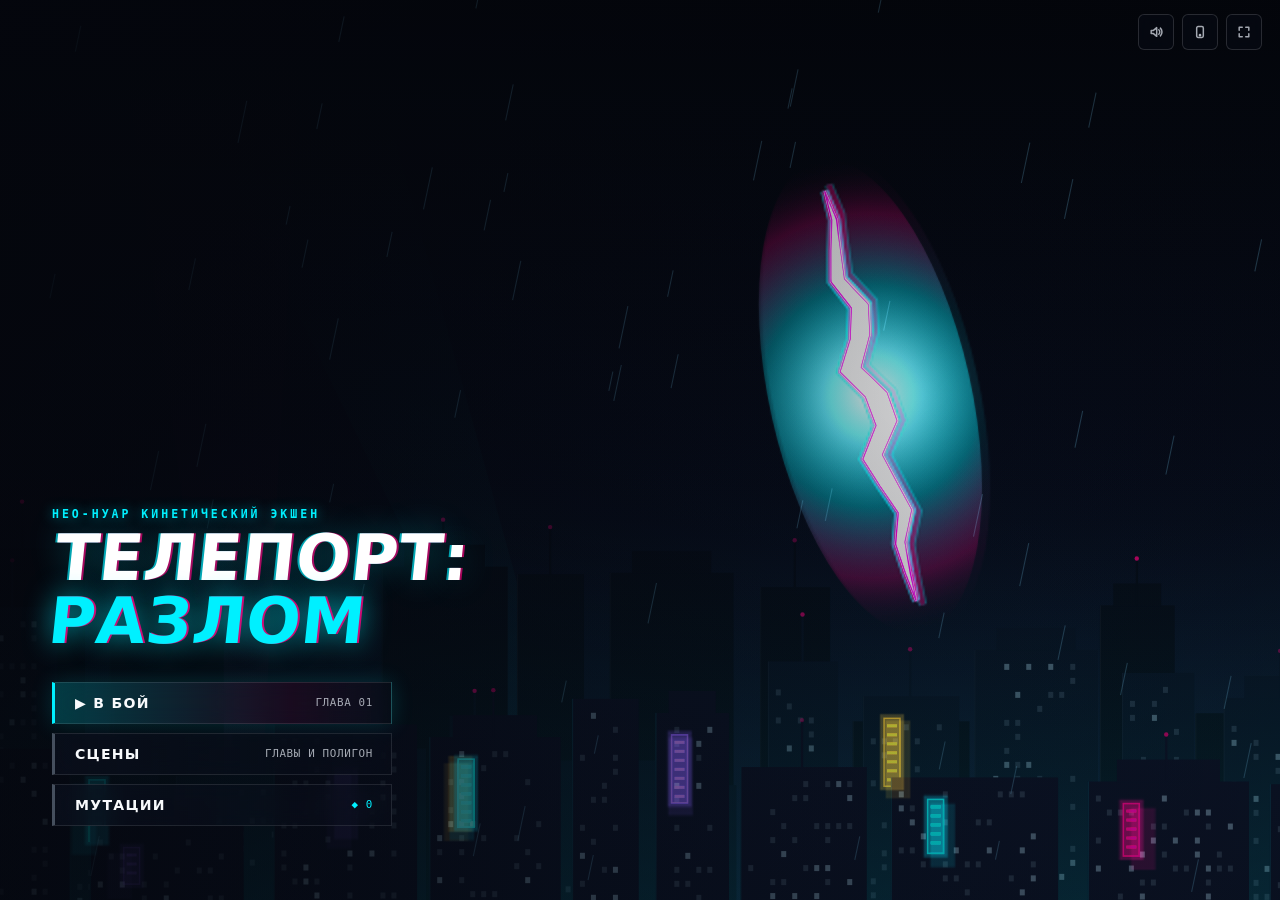
<file: index.html>
<!DOCTYPE html>
<html lang="ru">
  <head>
    <meta charset="UTF-8" />
    <meta
      name="viewport"
      content="width=device-width, initial-scale=1.0, maximum-scale=1.0, user-scalable=no, viewport-fit=cover"
    />
    <meta
      name="description"
      content="ТЕЛЕПОРТ: РАЗЛОМ (Jumper: Riftbreaker) — тактический 2D-экшен с разрушаемостью Вороного, сохранением импульса и боевой телепортацией."
    />
    <meta name="theme-color" content="#05070d" />
    <meta name="mobile-web-app-capable" content="yes" />
    <meta name="apple-mobile-web-app-capable" content="yes" />
    <meta name="apple-mobile-web-app-status-bar-style" content="black-translucent" />
    <meta name="apple-mobile-web-app-title" content="ТЕЛЕПОРТ" />
    <link rel="icon" type="image/svg+xml" href="./icon.svg" />
    <link rel="apple-touch-icon" href="./icon.svg" />
    <link rel="manifest" href="./manifest.webmanifest" />
    <title>ТЕЛЕПОРТ: РАЗЛОМ — Jumper 2D Physics Action</title>
    <style>
      #boot-loader {
        position: fixed;
        inset: 0;
        z-index: 9999;
        display: flex;
        flex-direction: column;
        align-items: center;
        justify-content: center;
        gap: 16px;
        background: radial-gradient(circle at 50% 46%, #0b1326 0%, #05070d 72%);
        color: #f8fafc;
        font-family: ui-monospace, 'SFMono-Regular', 'Cascadia Mono', 'Roboto Mono', Menlo, Consolas, monospace;
        pointer-events: auto;
        transition: opacity 0.28s ease, visibility 0.28s ease;
      }
      #boot-loader.is-loaded {
        opacity: 0;
        visibility: hidden;
        pointer-events: none;
      }
      .boot-rift-slit {
        position: relative;
        width: 8px;
        height: 68px;
        border-radius: 999px;
        background: #ffffff;
        box-shadow:
          0 0 16px #00f0ff,
          0 0 34px rgba(0, 240, 255, 0.72),
          3px 0 18px rgba(168, 85, 247, 0.75);
        animation: bootRiftPulse 0.9s ease-in-out infinite alternate;
      }
      .boot-loader-label {
        font-size: 0.76rem;
        font-weight: 700;
        letter-spacing: 0.24em;
        color: #00f0ff;
        text-shadow: 0 0 14px rgba(0, 240, 255, 0.6);
      }
      @keyframes bootRiftPulse {
        from {
          transform: scaleY(0.76) scaleX(0.85);
          opacity: 0.78;
        }
        to {
          transform: scaleY(1.14) scaleX(1.18);
          opacity: 1;
        }
      }
    </style>
    <script type="module" crossorigin src="./assets/index-0WI7w0Mm.js"></script>
    <link rel="stylesheet" crossorigin href="./assets/index-MAIAUWrH.css">
  </head>
  <body>
    <div id="boot-loader" role="status" aria-live="polite">
      <div class="boot-rift-slit" aria-hidden="true"></div>
      <div class="boot-loader-label">СИНХРОНИЗАЦИЯ РАЗЛОМА...</div>
    </div>
    <canvas id="game-canvas" aria-label="Игровое поле ТЕЛЕПОРТ: РАЗЛОМ"></canvas>
    <div id="ui-root"></div>
  </body>
</html>
</file>
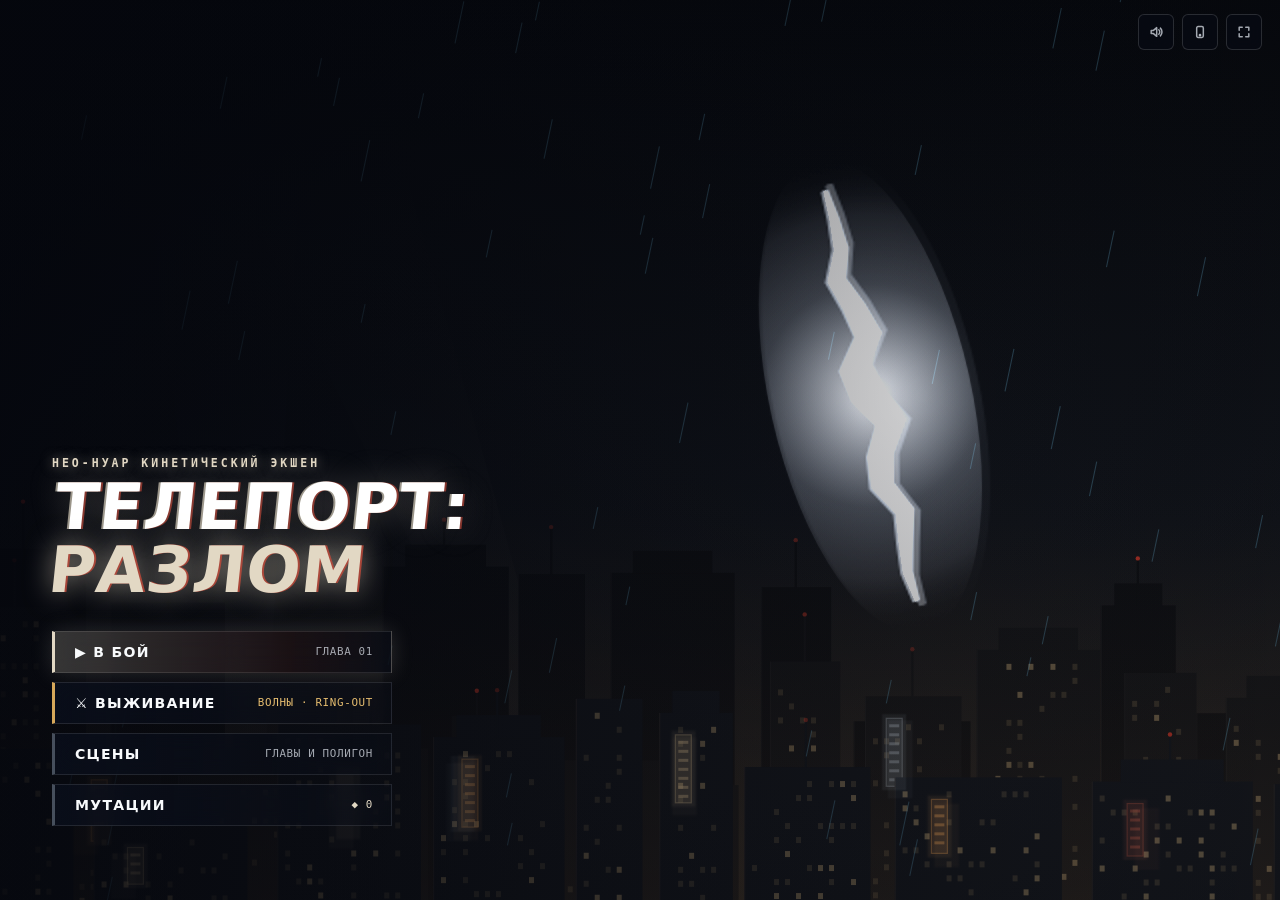
<file: v5-preview/index.html>
<!DOCTYPE html>
<html lang="ru">
  <head>
    <meta charset="UTF-8" />
    <meta
      name="viewport"
      content="width=device-width, initial-scale=1.0, maximum-scale=1.0, user-scalable=no, viewport-fit=cover"
    />
    <meta
      name="description"
      content="ТЕЛЕПОРТ: РАЗЛОМ (Jumper: Riftbreaker) — тактический 2D-экшен с разрушаемостью Вороного, сохранением импульса и боевой телепортацией."
    />
    <meta name="theme-color" content="#05070d" />
    <meta name="mobile-web-app-capable" content="yes" />
    <meta name="apple-mobile-web-app-capable" content="yes" />
    <meta name="apple-mobile-web-app-status-bar-style" content="black-translucent" />
    <meta name="apple-mobile-web-app-title" content="ТЕЛЕПОРТ" />
    <link rel="icon" type="image/svg+xml" href="./icon.svg" />
    <link rel="apple-touch-icon" href="./icon.svg" />
    <link rel="manifest" href="./manifest.webmanifest" />
    <title>ТЕЛЕПОРТ: РАЗЛОМ — Jumper 2D Physics Action</title>
    <style>
      #boot-loader {
        position: fixed;
        inset: 0;
        z-index: 9999;
        display: flex;
        flex-direction: column;
        align-items: center;
        justify-content: center;
        gap: 16px;
        background: radial-gradient(circle at 50% 46%, #0b1326 0%, #05070d 72%);
        color: #f8fafc;
        font-family: ui-monospace, 'SFMono-Regular', 'Cascadia Mono', 'Roboto Mono', Menlo, Consolas, monospace;
        pointer-events: auto;
        transition: opacity 0.28s ease, visibility 0.28s ease;
      }
      #boot-loader.is-loaded {
        opacity: 0;
        visibility: hidden;
        pointer-events: none;
      }
      .boot-rift-slit {
        position: relative;
        width: 8px;
        height: 68px;
        border-radius: 999px;
        background: #ffffff;
        box-shadow:
          0 0 16px #00f0ff,
          0 0 34px rgba(0, 240, 255, 0.72),
          3px 0 18px rgba(168, 85, 247, 0.75);
        animation: bootRiftPulse 0.9s ease-in-out infinite alternate;
      }
      .boot-loader-label {
        font-size: 0.76rem;
        font-weight: 700;
        letter-spacing: 0.24em;
        color: #00f0ff;
        text-shadow: 0 0 14px rgba(0, 240, 255, 0.6);
      }
      @keyframes bootRiftPulse {
        from {
          transform: scaleY(0.76) scaleX(0.85);
          opacity: 0.78;
        }
        to {
          transform: scaleY(1.14) scaleX(1.18);
          opacity: 1;
        }
      }
    </style>
    <script type="module" crossorigin src="./assets/index-C1TpukJG.js"></script>
    <link rel="stylesheet" crossorigin href="./assets/index-C3-7TwpO.css">
  </head>
  <body>
    <div id="boot-loader" role="status" aria-live="polite">
      <div class="boot-rift-slit" aria-hidden="true"></div>
      <div class="boot-loader-label">СИНХРОНИЗАЦИЯ РАЗЛОМА...</div>
    </div>
    <canvas id="game-canvas" aria-label="Игровое поле ТЕЛЕПОРТ: РАЗЛОМ"></canvas>
    <div id="ui-root"></div>
  </body>
</html>
</file>
<file: assets/index-MAIAUWrH.css>
:root{--bg-void: #05070d;--bg-obsidian: rgba(7, 10, 18, .78);--bg-obsidian-heavy: rgba(6, 8, 15, .94);--neon-cyan: #00f0ff;--neon-cyan-soft: rgba(0, 240, 255, .28);--neon-magenta: #ff007f;--neon-magenta-soft: rgba(255, 0, 127, .3);--neon-violet: #8b5cf6;--neon-amber: #fbbf24;--neon-crimson: #fb7185;--text-bright: #f8fafc;--text-dim: rgba(226, 232, 240, .72);--text-muted: rgba(148, 163, 184, .54);--line-subtle: rgba(148, 163, 184, .16);--line-cyan: rgba(0, 240, 255, .42);--line-magenta: rgba(255, 0, 127, .45);--font-display: "Bahnschrift", "DIN Alternate", "Franklin Gothic Medium", "Trebuchet MS", "Arial Black", system-ui, -apple-system, sans-serif;--font-ui: system-ui, -apple-system, BlinkMacSystemFont, "Segoe UI", Roboto, Helvetica, Arial, sans-serif;--font-mono: ui-monospace, "SFMono-Regular", "Cascadia Mono", "Roboto Mono", Menlo, Monaco, Consolas, monospace;--ease-snappy: cubic-bezier(.16, 1, .3, 1)}*,*:before,*:after{box-sizing:border-box;margin:0;padding:0}html,body{width:100%;height:100%;overflow:hidden;overscroll-behavior:none;background-color:var(--bg-void);color:var(--text-bright);font-family:var(--font-ui);-webkit-font-smoothing:antialiased;user-select:none;-webkit-user-select:none;-webkit-touch-callout:none;-webkit-tap-highlight-color:transparent}#game-canvas{position:fixed;inset:0;width:100vw;height:100vh;width:100dvw;height:100dvh;display:block;z-index:1;cursor:crosshair;touch-action:none}#ui-root{position:fixed;inset:0;width:100vw;height:100vh;width:100dvw;height:100dvh;z-index:10;pointer-events:none;overflow:hidden}.is-hidden,body.is-touch-ui .pc-key-hint{display:none!important}*{scrollbar-width:thin;scrollbar-color:rgba(0,240,255,.38) rgba(5,7,13,.5)}*::-webkit-scrollbar{width:5px;height:5px}*::-webkit-scrollbar-track{background:#05070d73}*::-webkit-scrollbar-thumb{background:#00f0ff6b;border-radius:3px}.noir-icon-btn{pointer-events:auto;touch-action:manipulation;display:inline-flex;align-items:center;justify-content:center;width:36px;height:36px;border-radius:6px;border:1px solid rgba(255,255,255,.14);background:#080c168f;backdrop-filter:blur(8px);-webkit-backdrop-filter:blur(8px);color:var(--text-dim);font-family:var(--font-mono);font-size:.82rem;cursor:pointer;transition:color .16s ease,border-color .16s ease,background .16s ease,box-shadow .16s ease,transform .14s var(--ease-snappy)}.noir-icon-btn:hover{color:#fff;border-color:var(--line-cyan);background:#00f0ff1f;box-shadow:0 0 14px #00f0ff3d}.noir-icon-btn:active{transform:scale(.93)}.noir-icon-btn.is-active{color:var(--neon-cyan);border-color:var(--line-cyan);background:#00f0ff24}.noir-icon-btn.is-muted{color:var(--neon-crimson);border-color:#fb718559}.noir-icon-btn.is-hud{width:32px;height:32px;background:#0609127a;border-color:#ffffff1f}body.is-touch-ui .noir-icon-btn,body.is-touch-ui .noir-icon-btn.is-hud,body.is-touch-ui .noir-icon-btn.is-pause-btn{width:44px;height:44px;font-size:1rem}.noir-pill-btn{pointer-events:auto;touch-action:manipulation;display:inline-flex;align-items:center;justify-content:center;gap:6px;min-height:32px;padding:6px 13px;border-radius:999px;border:1px solid rgba(0,240,255,.34);background:#070b14b8;backdrop-filter:blur(10px);-webkit-backdrop-filter:blur(10px);color:var(--text-bright);font-family:var(--font-display);font-size:.68rem;font-weight:800;letter-spacing:.08em;text-transform:uppercase;cursor:pointer;transition:background .16s ease,border-color .16s ease,box-shadow .16s ease,transform .14s var(--ease-snappy)}.noir-pill-btn:hover:not(:disabled){background:#00f0ff2e;border-color:var(--neon-cyan);box-shadow:0 0 16px #00f0ff4d}.noir-pill-btn.is-magenta{border-color:#ff007f7a;color:#fce7f3}.noir-pill-btn.is-magenta:hover:not(:disabled){background:#ff007f38;border-color:var(--neon-magenta);box-shadow:0 0 16px #ff007f59}.noir-pill-btn.is-active{background:#00f0ff38;border-color:var(--neon-cyan);color:var(--neon-cyan)}.noir-pill-btn:disabled{opacity:.35;cursor:not-allowed}.screen-menu{position:absolute;inset:0;display:flex;align-items:flex-end;justify-content:space-between;padding:clamp(20px,4.5vw,52px);background:radial-gradient(circle at 72% 44%,transparent 0%,rgba(4,6,12,.38) 70%),linear-gradient(95deg,rgba(4,6,13,.84) 0%,rgba(4,6,13,.35) 46%,transparent 100%);pointer-events:none}.menu-corner-utils{position:absolute;top:max(14px,env(safe-area-inset-top,14px));right:max(18px,env(safe-area-inset-right,18px));display:flex;align-items:center;gap:8px;z-index:4}.menu-hero-column{display:flex;flex-direction:column;gap:clamp(18px,3.2vh,34px);max-width:min(540px,90vw);margin-bottom:clamp(6px,2.5vh,24px);z-index:3}.menu-brand{display:flex;flex-direction:column;gap:6px}.menu-kicker{font-family:var(--font-mono);font-size:.72rem;font-weight:700;letter-spacing:.26em;color:var(--neon-cyan);text-shadow:0 0 12px rgba(0,240,255,.55)}.menu-title{position:relative;font-family:var(--font-display);font-size:clamp(2rem,5.2vw,4rem);font-weight:900;line-height:.98;letter-spacing:.01em;text-transform:uppercase;color:#fff;transform:skew(-6deg);text-shadow:-2px 0 0 rgba(0,240,255,.65),2px 0 0 rgba(255,0,127,.65),0 0 34px rgba(0,240,255,.28)}.menu-title span{display:block;color:var(--neon-cyan);text-shadow:2px 0 0 rgba(255,0,127,.8),0 0 28px rgba(0,240,255,.62)}.menu-nav{display:flex;flex-direction:column;gap:9px;width:min(340px,84vw)}.noir-menu-btn{pointer-events:auto;touch-action:manipulation;position:relative;display:flex;align-items:center;justify-content:space-between;gap:14px;padding:12px 18px 12px 20px;background:linear-gradient(90deg,#0a0f1cc7,#0a0f1c47);backdrop-filter:blur(10px);-webkit-backdrop-filter:blur(10px);border:1px solid rgba(255,255,255,.1);border-left:3px solid rgba(148,163,184,.45);color:var(--text-bright);cursor:pointer;transition:transform .16s var(--ease-snappy),background .16s ease,border-color .16s ease,box-shadow .16s ease}.noir-menu-btn:hover,.noir-menu-btn.is-active{transform:translate(6px);background:linear-gradient(90deg,#00f0ff2e,#0c12228c);border-color:#00f0ff59;border-left-color:var(--neon-cyan);box-shadow:0 0 24px #00f0ff2e}.noir-menu-btn.is-primary{border-left-color:var(--neon-cyan);background:linear-gradient(90deg,#00f0ff38,#ff007f14 70%,#0a0f1c66);box-shadow:0 0 22px #00f0ff29}.noir-menu-btn.is-primary:hover{background:linear-gradient(90deg,#00f0ff57,#ff007f29 80%,#0a0f1c99);box-shadow:0 0 30px #00f0ff52}.noir-menu-btn.is-danger{border-left-color:var(--neon-crimson)}.noir-menu-btn.is-danger:hover{border-color:#fb718573;border-left-color:var(--neon-crimson);background:linear-gradient(90deg,#fb718533,#0c122280)}.noir-menu-btn-main{font-family:var(--font-display);font-size:.88rem;font-weight:800;letter-spacing:.09em;text-transform:uppercase}.noir-menu-btn-meta{font-family:var(--font-mono);font-size:.68rem;letter-spacing:.06em;color:var(--text-dim)}.noir-menu-btn-meta.is-cyan{color:var(--neon-cyan)}.menu-scenes-drawer{pointer-events:auto;align-self:center;width:min(430px,92vw);max-height:min(80vh,560px);overflow-y:auto;-webkit-overflow-scrolling:touch;touch-action:pan-y;overscroll-behavior:contain;display:flex;flex-direction:column;gap:10px;padding:0 18px 18px;background:#060912eb;backdrop-filter:blur(18px);-webkit-backdrop-filter:blur(18px);border:1px solid rgba(0,240,255,.28);box-shadow:0 18px 48px #000000b8;z-index:6;animation:drawerSlideIn .2s var(--ease-snappy)}@keyframes drawerSlideIn{0%{opacity:0;transform:translate(18px)}to{opacity:1;transform:translate(0)}}.drawer-header{position:sticky;top:0;z-index:8;display:flex;align-items:center;justify-content:space-between;gap:10px;padding:16px 0 11px;background:#060912f5;border-bottom:1px solid var(--line-subtle)}.drawer-title{font-family:var(--font-display);font-size:.78rem;font-weight:800;letter-spacing:.14em;color:var(--neon-cyan)}.drawer-header-actions{display:flex;align-items:center;gap:8px}.scenes-list{display:flex;flex-direction:column;gap:6px;touch-action:pan-y}.scene-row{touch-action:pan-y;display:grid;grid-template-columns:34px 1fr auto;align-items:center;gap:12px;padding:10px 12px;text-align:left;background:#0f172a7a;border:1px solid rgba(255,255,255,.08);color:var(--text-bright);cursor:pointer;transition:background .14s ease,border-color .14s ease,transform .14s var(--ease-snappy)}.scene-row:hover:not(:disabled){background:#00f0ff1f;border-color:#00f0ff61;transform:translate(3px)}.scene-row.is-sandbox{border-color:#ff007f57}.scene-row.is-locked{opacity:.38;cursor:not-allowed}.scene-num{font-family:var(--font-mono);font-size:.84rem;font-weight:700;color:var(--neon-cyan)}.scene-row.is-sandbox .scene-num{color:var(--neon-magenta)}.scene-info{display:flex;flex-direction:column;gap:2px;min-width:0}.scene-title{font-family:var(--font-display);font-size:.76rem;font-weight:800;white-space:nowrap;overflow:hidden;text-overflow:ellipsis}.scene-loc{font-family:var(--font-mono);font-size:.62rem;color:var(--text-muted);white-space:nowrap;overflow:hidden;text-overflow:ellipsis}.scene-status{font-family:var(--font-mono);font-size:.62rem;letter-spacing:.08em;color:var(--text-dim)}.scene-status.is-done{color:var(--neon-cyan)}.hud-layer{position:absolute;inset:0;pointer-events:none}.hud-top-left{position:absolute;top:max(14px,env(safe-area-inset-top,14px));left:max(16px,env(safe-area-inset-left,16px));display:flex;flex-direction:column;align-items:flex-start;gap:6px;width:clamp(152px,19vw,210px);z-index:5}.hud-hp-cassette{width:100%;display:grid;grid-template-columns:repeat(10,1fr);gap:3px;height:9px}.hud-hp-seg{display:block;height:100%;transform:skew(-22deg);background:#0f172a8c;border:1px solid rgba(255,255,255,.12);transition:background .14s ease,box-shadow .14s ease,border-color .14s ease}.hud-hp-seg.is-filled{background:linear-gradient(180deg,#ffffff 0%,var(--neon-cyan) 75%);border-color:#00f0ffd9;box-shadow:0 0 10px #00f0ff8c}.hud-hp-seg.is-critical{background:linear-gradient(180deg,#ffe4e6 0%,var(--neon-magenta) 80%);border-color:var(--neon-magenta);box-shadow:0 0 12px #ff007fbf}.hud-energy-line{position:relative;width:100%;height:4px;background:#0f172a9e;overflow:hidden;transform:skew(-22deg)}.hud-energy-fill{height:100%;width:100%;background:linear-gradient(90deg,var(--neon-cyan) 0%,#a855f7 65%,var(--neon-magenta) 100%);box-shadow:0 0 10px #00f0ffb3;transition:width .06s linear}.hud-energy-fill.is-slomo{background:linear-gradient(90deg,#ffffff 0%,var(--neon-cyan) 50%,var(--neon-magenta) 100%);box-shadow:0 0 14px #ff007fd9}.hud-energy-cost{position:absolute;top:0;bottom:0;background:#ffffffbf}.hud-micro-status{font-family:var(--font-mono);font-size:.64rem;font-weight:700;letter-spacing:.09em;color:var(--neon-cyan);text-shadow:0 1px 6px rgba(0,0,0,.9)}.hud-micro-status.is-danger{color:var(--neon-magenta)}.hud-micro-status.is-overload-ready{pointer-events:auto;touch-action:manipulation;cursor:pointer;margin-top:2px;padding:5px 11px;border-radius:999px;border:1px solid rgba(251,191,36,.8);background:linear-gradient(90deg,#fbbf2442,#ff007f47);color:#fef08a;box-shadow:0 0 16px #fbbf246b;animation:overloadReadyPulse .85s ease-in-out infinite alternate}.hud-micro-status.is-overload-ready:active{transform:scale(.95)}@keyframes overloadReadyPulse{0%{box-shadow:0 0 10px #fbbf244d}to{box-shadow:0 0 22px #fbbf24a6}}.hud-top-right{position:absolute;top:max(12px,env(safe-area-inset-top,12px));right:max(16px,env(safe-area-inset-right,16px));display:flex;flex-direction:column;align-items:flex-end;gap:6px;z-index:5}.hud-right-bar{display:flex;align-items:center;gap:8px}.hud-targets-counter{font-family:var(--font-mono);font-size:.74rem;font-weight:700;letter-spacing:.14em;color:#f8fafce0;text-shadow:0 0 12px rgba(0,240,255,.35),0 1px 4px rgba(0,0,0,.9);padding-right:4px}.hud-combo-badge{display:inline-flex;align-items:baseline;gap:7px;padding:3px 11px;background:linear-gradient(90deg,#ff007f38,#00f0ff38);border-right:2px solid var(--neon-cyan);transform:translate(16px) skew(-10deg);opacity:0;transition:opacity .18s ease,transform .18s var(--ease-snappy)}.hud-combo-badge.is-visible{opacity:1;transform:translate(0) skew(-10deg)}.hud-combo-rank{font-family:var(--font-display);font-size:1.12rem;font-weight:900;color:var(--neon-cyan);text-shadow:-1px 0 0 var(--neon-magenta),0 0 14px rgba(0,240,255,.7)}.hud-combo-rank[data-rank=S],.hud-combo-rank[data-rank=SS],.hud-combo-rank[data-rank=JUMPER]{color:var(--neon-amber);text-shadow:-1px 0 0 var(--neon-magenta),0 0 16px rgba(251,191,36,.8)}.hud-combo-mult{font-family:var(--font-mono);font-size:.78rem;font-weight:700;color:#fff}.hud-combo-feed{display:flex;flex-direction:column;align-items:flex-end;gap:3px;opacity:0;transform:translate(10px);transition:opacity .16s ease,transform .16s var(--ease-snappy);pointer-events:none}.hud-combo-feed.is-visible{opacity:1;transform:translate(0)}.hud-combo-item{display:inline-flex;align-items:center;gap:8px;padding:2px 8px;background:#060a14a3;border-right:2px solid rgba(0,240,255,.48);transform:skew(-8deg);font-family:var(--font-mono);font-size:.62rem;letter-spacing:.06em;color:#e2e8f0cc}.hud-combo-item.is-latest{background:linear-gradient(90deg,#00f0ff2e,#0c1222d1);border-right-color:var(--neon-amber);color:#fff;animation:comboItemPop .18s var(--ease-snappy)}.hud-combo-item-lbl{font-weight:700}.hud-combo-item-pts{color:var(--neon-cyan);font-weight:700}.hud-combo-item.is-latest .hud-combo-item-pts{color:var(--neon-amber)}@keyframes comboItemPop{0%{opacity:.25;transform:translate(12px) skew(-8deg)}to{opacity:1;transform:translate(0) skew(-8deg)}}.hud-chapter-banner{position:absolute;top:22%;left:50%;transform:translate(-50%) skew(-5deg);display:flex;flex-direction:column;align-items:center;gap:4px;padding:10px 28px;background:linear-gradient(90deg,transparent 0%,rgba(5,8,17,.84) 20%,rgba(5,8,17,.84) 80%,transparent 100%);border-top:1px solid rgba(0,240,255,.55);border-bottom:1px solid rgba(255,0,127,.55);pointer-events:none;z-index:4;opacity:1;transition:opacity .45s ease,transform .45s ease;animation:bannerReveal .26s var(--ease-snappy)}.hud-chapter-banner.is-fading{opacity:0;transform:translate(-50%) translateY(-8px) skew(-5deg)}body.is-touch-ui .hud-chapter-banner{top:27%}@keyframes bannerReveal{0%{opacity:0;transform:translate(-50%) scaleX(.88) skew(-5deg)}to{opacity:1;transform:translate(-50%) scaleX(1) skew(-5deg)}}.hud-chapter-kicker{font-family:var(--font-mono);font-size:.62rem;font-weight:700;letter-spacing:.28em;color:var(--neon-cyan)}.hud-chapter-title{font-family:var(--font-display);font-size:clamp(1.1rem,2.6vw,1.65rem);font-weight:900;letter-spacing:.1em;text-transform:uppercase;color:#fff;text-shadow:-2px 0 0 rgba(0,240,255,.65),2px 0 0 rgba(255,0,127,.65);white-space:nowrap}.hud-chapter-loc{font-family:var(--font-mono);font-size:.64rem;letter-spacing:.14em;color:var(--text-dim)}.hud-top-center{position:absolute;top:max(12px,env(safe-area-inset-top,12px));left:50%;transform:translate(-50%);display:flex;flex-direction:column;align-items:center;gap:8px;z-index:4}.hud-boss-strip{width:min(360px,48vw);display:flex;flex-direction:column;gap:4px}.hud-boss-meta{display:flex;justify-content:space-between;font-family:var(--font-display);font-size:.64rem;font-weight:800;letter-spacing:.12em;color:#fda4af;text-shadow:0 1px 4px rgba(0,0,0,.95)}.hud-boss-phase{font-family:var(--font-mono);color:var(--neon-amber)}.hud-boss-track{height:5px;background:#0f172ab8;overflow:hidden;transform:skew(-18deg)}.hud-boss-fill{height:100%;width:100%;background:linear-gradient(90deg,var(--neon-amber) 0%,var(--neon-magenta) 60%,#fb7185 100%);box-shadow:0 0 12px #ff007fb3;transition:width .1s linear}.sandbox-drawer-wrap{display:flex;flex-direction:column;align-items:center;gap:6px}.sandbox-drawer-panel{pointer-events:auto;display:flex;flex-wrap:wrap;justify-content:center;gap:5px;max-width:min(520px,88vw);padding:8px 10px;background:#060912db;backdrop-filter:blur(12px);-webkit-backdrop-filter:blur(12px);border:1px solid rgba(0,240,255,.25);border-radius:8px}.sandbox-chip{pointer-events:auto;touch-action:manipulation;padding:5px 9px;border-radius:4px;border:1px solid rgba(255,255,255,.12);background:#0f172aa6;color:var(--text-bright);font-family:var(--font-mono);font-size:.64rem;cursor:pointer;transition:background .12s ease,border-color .12s ease}.sandbox-chip:hover{background:#00f0ff2e;border-color:var(--neon-cyan)}.sandbox-chip.is-active{border-color:var(--neon-cyan);color:var(--neon-cyan)}.sandbox-chip.is-danger{border-color:#fb718566;color:#fecdd3}.hud-whisper{position:absolute;bottom:max(22px,env(safe-area-inset-bottom,22px));left:50%;transform:translate(-50%);max-width:min(560px,76vw);text-align:center;font-family:var(--font-ui);font-size:.78rem;font-weight:500;letter-spacing:.03em;color:#e2e8f0e0;text-shadow:0 1px 8px rgba(0,0,0,.95),0 0 16px rgba(0,240,255,.35);opacity:1;transition:opacity .65s ease;pointer-events:none}body.is-touch-ui .hud-whisper{bottom:auto;top:max(56px,calc(env(safe-area-inset-top,14px) + 42px));max-width:min(440px,56vw);font-size:.7rem}@media(max-width:600px){body.is-touch-ui .hud-whisper{top:max(92px,calc(env(safe-area-inset-top,14px) + 78px));max-width:86vw;font-size:.68rem}}.hud-whisper.is-faded{opacity:0}.modal-backdrop{position:absolute;inset:0;display:flex;align-items:center;justify-content:center;padding:16px;background:#04060cbd;backdrop-filter:blur(12px);-webkit-backdrop-filter:blur(12px);pointer-events:auto;z-index:30}.modal-backdrop.is-vhs-rewind{cursor:pointer;background:repeating-linear-gradient(0deg,rgba(0,0,0,.28) 0px,rgba(0,0,0,.28) 2px,transparent 2px,transparent 4px),radial-gradient(circle at center,#ff007f29,#04060cc7);backdrop-filter:blur(3px) saturate(1.3);-webkit-backdrop-filter:blur(3px) saturate(1.3)}.vhs-rewind-band{width:100%;padding:22px 18px;text-align:center;background:linear-gradient(90deg,transparent 0%,rgba(6,9,18,.9) 18%,rgba(6,9,18,.9) 82%,transparent 100%);border-top:1px solid rgba(0,240,255,.55);border-bottom:1px solid rgba(255,0,127,.65);box-shadow:0 0 42px #ff007f40;animation:vhsPulse 1.3s ease-in-out infinite alternate}@keyframes vhsPulse{0%{transform:skew(-3deg) scale(.995)}to{transform:skew(-3deg) scale(1.008)}}.vhs-scan-kicker{font-family:var(--font-mono);font-size:.72rem;letter-spacing:.28em;color:var(--neon-cyan);margin-bottom:8px}.vhs-headline{font-family:var(--font-display);font-size:clamp(1.05rem,2.8vw,1.85rem);font-weight:900;letter-spacing:.08em;color:#fff;text-shadow:-2px 0 0 var(--neon-cyan),2px 0 0 var(--neon-magenta)}.vhs-corner-menu-btn{touch-action:manipulation;position:absolute;bottom:max(20px,env(safe-area-inset-bottom,20px));right:max(22px,env(safe-area-inset-right,22px));padding:8px 16px;border-radius:999px;border:1px solid rgba(255,255,255,.22);background:#060912c2;color:var(--text-dim);font-family:var(--font-mono);font-size:.7rem;letter-spacing:.1em;cursor:pointer}.vhs-corner-menu-btn:hover{color:#fff;border-color:var(--neon-cyan)}.noir-modal{width:min(540px,94vw);max-height:90vh;max-height:90dvh;overflow-y:auto;-webkit-overflow-scrolling:touch;touch-action:pan-y;overscroll-behavior:contain;display:flex;flex-direction:column;gap:14px;padding:0 22px 20px;background:var(--bg-obsidian-heavy);border:1px solid rgba(0,240,255,.3);box-shadow:0 24px 64px #000c}.noir-modal.is-compact{width:min(380px,92vw)}.noir-modal.is-wide{width:min(840px,95vw)}.noir-modal-header{display:flex;align-items:center;justify-content:space-between;gap:12px;padding:18px 0 12px;border-bottom:1px solid var(--line-subtle)}.noir-modal-header.is-sticky{position:sticky;top:0;z-index:8;background:#06080ff7}.noir-modal-kicker{font-family:var(--font-mono);font-size:.64rem;letter-spacing:.22em;color:var(--neon-cyan);margin-bottom:3px}.noir-modal-title{font-family:var(--font-display);font-size:1.08rem;font-weight:900;letter-spacing:.04em;text-transform:uppercase}.noir-shard-pill{font-family:var(--font-mono);font-size:.78rem;font-weight:700;color:var(--neon-cyan);padding:5px 12px;border-radius:999px;border:1px solid rgba(0,240,255,.35);background:#00f0ff1a}.noir-pause-actions,.noir-victory-actions{display:flex;flex-direction:column;gap:9px}.noir-pause-utils{display:flex;flex-wrap:wrap;gap:8px;padding:2px 0}.noir-pause-utils.is-victory-row{justify-content:space-between}.noir-pause-utils.is-victory-row .noir-pill-btn{flex:1 1 auto}.noir-victory-grid{display:grid;grid-template-columns:repeat(3,minmax(0,1fr));gap:8px}.noir-stat-cell{display:flex;flex-direction:column;gap:4px;padding:10px 12px;background:#0f172a85;border:1px solid rgba(255,255,255,.09);min-width:0}.noir-stat-lbl{font-family:var(--font-mono);font-size:.6rem;letter-spacing:.11em;color:var(--text-muted)}.noir-stat-val{font-family:var(--font-display);font-size:.92rem;font-weight:800;white-space:nowrap;overflow:hidden;text-overflow:ellipsis}.noir-stat-val.is-cyan{color:var(--neon-cyan)}.noir-stat-val.is-magenta{color:var(--neon-magenta)}.noir-skills-grid{display:grid;grid-template-columns:repeat(auto-fit,minmax(230px,1fr));gap:10px;touch-action:pan-y}.noir-skill-card{touch-action:pan-y;display:flex;flex-direction:column;justify-content:space-between;gap:10px;padding:13px;background:#0f172a7a;border:1px solid rgba(255,255,255,.09);transition:border-color .15s ease,background .15s ease}.noir-skill-card.can-afford{border-color:#00f0ff6b}.noir-skill-card.is-maxed{border-color:#ff007f6b}.noir-skill-top{display:flex;align-items:center;gap:10px}.noir-skill-code{display:inline-flex;align-items:center;justify-content:center;flex-shrink:0;width:40px;height:40px;border-radius:6px;color:var(--neon-cyan);background:#00f0ff1f;border:1px solid rgba(0,240,255,.34);box-shadow:inset 0 0 12px #00f0ff26}.noir-skill-card.is-maxed .noir-skill-code{color:var(--neon-magenta);background:#ff007f24;border-color:#ff007f66}.noir-skill-headings{display:flex;flex-direction:column;gap:5px}.noir-skill-title{font-family:var(--font-display);font-size:.78rem;font-weight:800}.noir-skill-pips{display:flex;gap:4px}.noir-pip{width:14px;height:4px;background:#94a3b840}.noir-pip.is-filled{background:var(--neon-cyan);box-shadow:0 0 6px #00f0ffa6}.noir-skill-desc{font-size:.74rem;line-height:1.42;color:var(--text-dim)}.noir-skill-footer{display:flex;align-items:center;justify-content:space-between;padding-top:8px;border-top:1px solid rgba(255,255,255,.06)}.noir-skill-cost{font-family:var(--font-mono);font-size:.72rem;font-weight:700;color:var(--neon-cyan)}.touch-controls-layer{position:absolute;inset:0;z-index:20;pointer-events:none}.touch-joystick-zone{pointer-events:auto;position:absolute;left:0;bottom:0;width:46vw;height:78vh;touch-action:none}.touch-joystick-base{position:absolute;left:max(18px,env(safe-area-inset-left,18px));bottom:max(20px,env(safe-area-inset-bottom,20px));width:108px;height:108px;margin-left:0;margin-top:0;border-radius:50%;border:1.5px solid rgba(0,240,255,.3);background:radial-gradient(circle,#00f0ff17,#05081061);box-shadow:0 0 22px #00f0ff1f;opacity:.62;transition:opacity .14s ease,border-color .14s ease;pointer-events:none}.touch-joystick-base.is-active{margin-left:-54px;margin-top:-54px;opacity:.96;border-color:#00f0ffad;box-shadow:0 0 28px #00f0ff4d}.touch-joystick-nub{position:absolute;top:50%;left:50%;width:44px;height:44px;margin-left:-22px;margin-top:-22px;border-radius:50%;background:radial-gradient(circle,#fffffff0,#00f0ffbd);box-shadow:0 0 16px #00f0ffa6}.touch-stick-meteor{position:absolute;bottom:-20px;left:50%;transform:translate(-50%);font-family:var(--font-mono);font-size:.58rem;font-weight:700;letter-spacing:.1em;color:var(--neon-amber);white-space:nowrap}.touch-actions-cluster{pointer-events:auto;touch-action:none;position:absolute;right:max(6px,env(safe-area-inset-right,6px));bottom:max(6px,env(safe-area-inset-bottom,6px));width:242px;height:244px;padding:18px}.touch-btn{pointer-events:auto;position:absolute;display:flex;flex-direction:column;align-items:center;justify-content:center;gap:2px;border-radius:50%;border:1.5px solid rgba(0,240,255,.45);background:#070b1680;backdrop-filter:blur(8px);-webkit-backdrop-filter:blur(8px);color:#fff;touch-action:none;cursor:pointer;transition:transform .1s ease,background .14s ease,border-color .14s ease,box-shadow .14s ease}.touch-btn.is-pressed{transform:scale(.92)}.touch-btn-icon{font-size:1.14rem;line-height:1}.touch-btn-lbl{font-family:var(--font-display);font-size:.56rem;font-weight:800;letter-spacing:.06em;opacity:.94}.touch-btn-attack{right:16px;bottom:16px;width:78px;height:78px;border-color:#ff007fa8;background:radial-gradient(circle,#ff007f42,#080c188f);box-shadow:0 0 22px #ff007f4d}.touch-btn-attack.is-pressed{background:#ff007f75;box-shadow:0 0 28px #ff007f9e}.touch-btn-attack.is-throw,.touch-btn-attack.is-meteor{border-color:#fbbf24cc;box-shadow:0 0 24px #fbbf246b}.touch-btn-blink{right:108px;bottom:18px;width:74px;height:74px;border-color:#00f0ffb3;background:radial-gradient(circle,#00f0ff40,#080c188f);box-shadow:0 0 24px #00f0ff52}.touch-btn-blink.is-slomo{border-color:#fff;box-shadow:0 0 32px #00f0ffbd}.touch-blink-nub{position:absolute;top:50%;left:50%;width:28px;height:28px;border-radius:50%;transform:translate(-50%,-50%);background:#00f0ff57;border:1px solid rgba(255,255,255,.58);pointer-events:none}.touch-btn-jump{right:22px;bottom:108px;width:68px;height:68px;border-color:#a855f7a8;background:radial-gradient(circle,#8b5cf63d,#080c188a);box-shadow:0 0 20px #8b5cf647}.touch-btn-jump.is-pressed{background:#8b5cf675}.touch-btn-slomo{right:104px;bottom:108px;width:98px;height:44px;border-radius:999px;flex-direction:row;gap:6px;border-color:#00f0ff7a;background:#070b169e}.touch-slomo-dot{width:8px;height:8px;border-radius:50%;background:var(--neon-cyan);box-shadow:0 0 8px var(--neon-cyan)}.touch-btn-slomo.is-active{border-color:var(--neon-magenta);background:linear-gradient(90deg,#00f0ff47,#ff007f5c);box-shadow:0 0 22px #ff007f80}.touch-btn-slomo.is-active .touch-slomo-dot{background:#fff;box-shadow:0 0 10px var(--neon-magenta)}.touch-btn-overload{right:18px;bottom:186px;width:104px;height:44px;border-radius:999px;flex-direction:row;gap:5px;border-color:#fbbf24e6;background:linear-gradient(90deg,#fbbf2457,#ff007f61);color:#fef08a;box-shadow:0 0 24px #fbbf2485;animation:overloadReadyPulse .8s ease-in-out infinite alternate}.touch-btn-overload .touch-btn-icon{font-size:1rem}.touch-btn-recall{right:130px;bottom:164px;width:88px;height:40px;border-radius:999px;flex-direction:row;gap:5px;border-color:#a855f7c7;background:linear-gradient(90deg,#8b5cf64d,#00f0ff3d);color:#e9d5ff;box-shadow:0 0 18px #8b5cf65c}.touch-btn-recall .touch-btn-icon{font-size:.95rem}@media(max-width:760px){.screen-menu{flex-direction:column;align-items:flex-start;justify-content:flex-end;gap:14px;padding:16px}.menu-scenes-drawer{position:absolute;inset:58px 14px 14px;width:auto;max-height:none}}@media(max-height:460px){.modal-backdrop{padding:8px 14px}.noir-modal{max-height:94vh;max-height:94dvh;gap:10px;padding:0 16px 14px}.noir-modal-header{padding:12px 0 8px}.noir-modal-title{font-size:.94rem}.noir-victory-grid{gap:6px}.noir-stat-cell{padding:7px 10px;gap:2px}.noir-stat-val{font-size:.84rem}.noir-victory-actions,.noir-pause-actions{gap:7px}.noir-modal .noir-menu-btn{padding:9px 14px}.noir-modal .noir-pill-btn{min-height:30px;padding:5px 11px}.menu-hero-column{gap:12px;margin-bottom:2px}.menu-title{font-size:clamp(1.65rem,4.4vw,2.4rem)}.menu-nav .noir-menu-btn{padding:9px 14px}}
</file>
<file: v5-preview/assets/index-C3-7TwpO.css>
:root{--bg-void: #05070d;--bg-obsidian: rgba(7, 10, 18, .78);--bg-obsidian-heavy: rgba(6, 8, 15, .94);--neon-cyan: #e2d8c4;--neon-cyan-soft: rgba(226, 216, 196, .28);--neon-magenta: #c44a3a;--neon-magenta-soft: rgba(196, 74, 58, .3);--neon-violet: #8a8f96;--neon-amber: #d9a441;--neon-crimson: #c9604f;--text-bright: #f8fafc;--text-dim: rgba(226, 232, 240, .72);--text-muted: rgba(148, 163, 184, .54);--line-subtle: rgba(148, 163, 184, .16);--line-cyan: rgba(226, 216, 196, .42);--line-magenta: rgba(196, 74, 58, .45);--font-display: "Bahnschrift", "DIN Alternate", "Franklin Gothic Medium", "Trebuchet MS", "Arial Black", system-ui, -apple-system, sans-serif;--font-ui: system-ui, -apple-system, BlinkMacSystemFont, "Segoe UI", Roboto, Helvetica, Arial, sans-serif;--font-mono: ui-monospace, "SFMono-Regular", "Cascadia Mono", "Roboto Mono", Menlo, Monaco, Consolas, monospace;--ease-snappy: cubic-bezier(.16, 1, .3, 1)}*,*:before,*:after{box-sizing:border-box;margin:0;padding:0}html,body{width:100%;height:100%;overflow:hidden;overscroll-behavior:none;background-color:var(--bg-void);color:var(--text-bright);font-family:var(--font-ui);-webkit-font-smoothing:antialiased;user-select:none;-webkit-user-select:none;-webkit-touch-callout:none;-webkit-tap-highlight-color:transparent}#game-canvas{position:fixed;inset:0;width:100vw;height:100vh;width:100dvw;height:100dvh;display:block;z-index:1;cursor:crosshair;touch-action:none}#ui-root{position:fixed;inset:0;width:100vw;height:100vh;width:100dvw;height:100dvh;z-index:10;pointer-events:none;overflow:hidden}.is-hidden,body.is-touch-ui .pc-key-hint{display:none!important}*{scrollbar-width:thin;scrollbar-color:rgba(226,216,196,.38) rgba(5,7,13,.5)}*::-webkit-scrollbar{width:5px;height:5px}*::-webkit-scrollbar-track{background:#05070d73}*::-webkit-scrollbar-thumb{background:#e2d8c46b;border-radius:3px}.noir-icon-btn{pointer-events:auto;touch-action:manipulation;display:inline-flex;align-items:center;justify-content:center;width:36px;height:36px;border-radius:6px;border:1px solid rgba(255,255,255,.14);background:#080c168f;backdrop-filter:blur(8px);-webkit-backdrop-filter:blur(8px);color:var(--text-dim);font-family:var(--font-mono);font-size:.82rem;cursor:pointer;transition:color .16s ease,border-color .16s ease,background .16s ease,box-shadow .16s ease,transform .14s var(--ease-snappy)}.noir-icon-btn:hover{color:#fff;border-color:var(--line-cyan);background:#e2d8c41f;box-shadow:0 0 14px #e2d8c43d}.noir-icon-btn:active{transform:scale(.93)}.noir-icon-btn.is-active{color:var(--neon-cyan);border-color:var(--line-cyan);background:#e2d8c424}.noir-icon-btn.is-muted{color:var(--neon-crimson);border-color:#fb718559}.noir-icon-btn.is-hud{width:32px;height:32px;background:#0609127a;border-color:#ffffff1f}body.is-touch-ui .noir-icon-btn,body.is-touch-ui .noir-icon-btn.is-hud,body.is-touch-ui .noir-icon-btn.is-pause-btn{width:44px;height:44px;font-size:1rem}.noir-pill-btn{pointer-events:auto;touch-action:manipulation;display:inline-flex;align-items:center;justify-content:center;gap:6px;min-height:32px;padding:6px 13px;border-radius:999px;border:1px solid rgba(226,216,196,.34);background:#070b14b8;backdrop-filter:blur(10px);-webkit-backdrop-filter:blur(10px);color:var(--text-bright);font-family:var(--font-display);font-size:.68rem;font-weight:800;letter-spacing:.08em;text-transform:uppercase;cursor:pointer;transition:background .16s ease,border-color .16s ease,box-shadow .16s ease,transform .14s var(--ease-snappy)}.noir-pill-btn:hover:not(:disabled){background:#e2d8c42e;border-color:var(--neon-cyan);box-shadow:0 0 16px #e2d8c44d}.noir-pill-btn.is-magenta{border-color:#c44a3a7a;color:#fce7f3}.noir-pill-btn.is-magenta:hover:not(:disabled){background:#c44a3a38;border-color:var(--neon-magenta);box-shadow:0 0 16px #c44a3a59}.noir-pill-btn.is-active{background:#e2d8c438;border-color:var(--neon-cyan);color:var(--neon-cyan)}.noir-pill-btn:disabled{opacity:.35;cursor:not-allowed}.screen-menu{position:absolute;inset:0;display:flex;align-items:flex-end;justify-content:space-between;padding:clamp(20px,4.5vw,52px);background:radial-gradient(circle at 72% 44%,transparent 0%,rgba(4,6,12,.38) 70%),linear-gradient(95deg,rgba(4,6,13,.84) 0%,rgba(4,6,13,.35) 46%,transparent 100%);pointer-events:none}.menu-corner-utils{position:absolute;top:max(14px,env(safe-area-inset-top,14px));right:max(18px,env(safe-area-inset-right,18px));display:flex;align-items:center;gap:8px;z-index:4}.menu-hero-column{display:flex;flex-direction:column;gap:clamp(18px,3.2vh,34px);max-width:min(540px,90vw);margin-bottom:clamp(6px,2.5vh,24px);z-index:3}.menu-brand{display:flex;flex-direction:column;gap:6px}.menu-kicker{font-family:var(--font-mono);font-size:.72rem;font-weight:700;letter-spacing:.26em;color:var(--neon-cyan);text-shadow:0 0 12px rgba(226,216,196,.55)}.menu-title{position:relative;font-family:var(--font-display);font-size:clamp(2rem,5.2vw,4rem);font-weight:900;line-height:.98;letter-spacing:.01em;text-transform:uppercase;color:#fff;transform:skew(-6deg);text-shadow:-2px 0 0 rgba(226,216,196,.65),2px 0 0 rgba(196,74,58,.65),0 0 34px rgba(226,216,196,.28)}.menu-title span{display:block;color:var(--neon-cyan);text-shadow:2px 0 0 rgba(196,74,58,.8),0 0 28px rgba(226,216,196,.62)}.menu-nav{display:flex;flex-direction:column;gap:9px;width:min(340px,84vw)}.noir-menu-btn{pointer-events:auto;touch-action:manipulation;position:relative;display:flex;align-items:center;justify-content:space-between;gap:14px;padding:12px 18px 12px 20px;background:linear-gradient(90deg,#0a0f1cc7,#0a0f1c47);backdrop-filter:blur(10px);-webkit-backdrop-filter:blur(10px);border:1px solid rgba(255,255,255,.1);border-left:3px solid rgba(148,163,184,.45);color:var(--text-bright);cursor:pointer;transition:transform .16s var(--ease-snappy),background .16s ease,border-color .16s ease,box-shadow .16s ease}.noir-menu-btn:hover,.noir-menu-btn.is-active{transform:translate(6px);background:linear-gradient(90deg,#e2d8c42e,#0c12228c);border-color:#e2d8c459;border-left-color:var(--neon-cyan);box-shadow:0 0 24px #e2d8c42e}.noir-menu-btn.is-primary{border-left-color:var(--neon-cyan);background:linear-gradient(90deg,#e2d8c438,#c44a3a14 70%,#0a0f1c66);box-shadow:0 0 22px #e2d8c429}.noir-menu-btn.is-primary:hover{background:linear-gradient(90deg,#e2d8c457,#c44a3a29 80%,#0a0f1c99);box-shadow:0 0 30px #e2d8c452}.noir-menu-btn.is-danger{border-left-color:var(--neon-crimson)}.noir-menu-btn.is-danger:hover{border-color:#fb718573;border-left-color:var(--neon-crimson);background:linear-gradient(90deg,#fb718533,#0c122280)}.noir-menu-btn-main{font-family:var(--font-display);font-size:.88rem;font-weight:800;letter-spacing:.09em;text-transform:uppercase}.noir-menu-btn-meta{font-family:var(--font-mono);font-size:.68rem;letter-spacing:.06em;color:var(--text-dim)}.noir-menu-btn-meta.is-cyan{color:var(--neon-cyan)}.menu-scenes-drawer{pointer-events:auto;align-self:center;width:min(430px,92vw);max-height:min(80vh,560px);overflow-y:auto;-webkit-overflow-scrolling:touch;touch-action:pan-y;overscroll-behavior:contain;display:flex;flex-direction:column;gap:10px;padding:0 18px 18px;background:#060912eb;backdrop-filter:blur(18px);-webkit-backdrop-filter:blur(18px);border:1px solid rgba(226,216,196,.28);box-shadow:0 18px 48px #000000b8;z-index:6;animation:drawerSlideIn .2s var(--ease-snappy)}@keyframes drawerSlideIn{0%{opacity:0;transform:translate(18px)}to{opacity:1;transform:translate(0)}}.drawer-header{position:sticky;top:0;z-index:8;display:flex;align-items:center;justify-content:space-between;gap:10px;padding:16px 0 11px;background:#060912f5;border-bottom:1px solid var(--line-subtle)}.drawer-title{font-family:var(--font-display);font-size:.78rem;font-weight:800;letter-spacing:.14em;color:var(--neon-cyan)}.drawer-header-actions{display:flex;align-items:center;gap:8px}.scenes-list{display:flex;flex-direction:column;gap:6px;touch-action:pan-y}.scene-row{touch-action:pan-y;display:grid;grid-template-columns:34px 1fr auto;align-items:center;gap:12px;padding:10px 12px;text-align:left;background:#0f172a7a;border:1px solid rgba(255,255,255,.08);color:var(--text-bright);cursor:pointer;transition:background .14s ease,border-color .14s ease,transform .14s var(--ease-snappy)}.scene-row:hover:not(:disabled){background:#e2d8c41f;border-color:#e2d8c461;transform:translate(3px)}.scene-row.is-sandbox{border-color:#c44a3a57}.scene-row.is-locked{opacity:.38;cursor:not-allowed}.scene-num{font-family:var(--font-mono);font-size:.84rem;font-weight:700;color:var(--neon-cyan)}.scene-row.is-sandbox .scene-num{color:var(--neon-magenta)}.scene-info{display:flex;flex-direction:column;gap:2px;min-width:0}.scene-title{font-family:var(--font-display);font-size:.76rem;font-weight:800;white-space:nowrap;overflow:hidden;text-overflow:ellipsis}.scene-loc{font-family:var(--font-mono);font-size:.62rem;color:var(--text-muted);white-space:nowrap;overflow:hidden;text-overflow:ellipsis}.scene-status{font-family:var(--font-mono);font-size:.62rem;letter-spacing:.08em;color:var(--text-dim)}.scene-status.is-done{color:var(--neon-cyan)}.hud-layer{position:absolute;inset:0;pointer-events:none}.hud-layer.is-killcam>*{opacity:0!important;transition:opacity .18s ease-out!important}.hud-top-left{position:absolute;top:max(14px,env(safe-area-inset-top,14px));left:max(16px,env(safe-area-inset-left,16px));display:flex;flex-direction:column;align-items:flex-start;gap:6px;width:clamp(152px,19vw,210px);z-index:5}.hud-hp-cassette{width:100%;display:grid;grid-template-columns:repeat(10,1fr);gap:3px;height:9px}.hud-hp-seg{display:block;height:100%;transform:skew(-22deg);background:#0f172a8c;border:1px solid rgba(255,255,255,.12);transition:background .14s ease,box-shadow .14s ease,border-color .14s ease}.hud-hp-seg.is-filled{background:linear-gradient(180deg,#ffffff 0%,var(--neon-cyan) 75%);border-color:#e2d8c4d9;box-shadow:0 0 10px #e2d8c48c}.hud-hp-seg.is-critical{background:linear-gradient(180deg,#ffe4e6 0%,var(--neon-magenta) 80%);border-color:var(--neon-magenta);box-shadow:0 0 12px #c44a3abf}.hud-energy-line{position:relative;width:100%;height:4px;background:#0f172a9e;overflow:hidden;transform:skew(-22deg)}.hud-energy-fill{height:100%;width:100%;background:linear-gradient(90deg,var(--neon-cyan) 0%,#c9b48a 65%,var(--neon-amber) 100%);box-shadow:0 0 10px #e2d8c4b3;transition:width .06s linear}.hud-energy-fill.is-slomo{background:linear-gradient(90deg,#ffffff 0%,var(--neon-cyan) 50%,var(--neon-magenta) 100%);box-shadow:0 0 14px #c44a3ad9}.hud-energy-cost{position:absolute;top:0;bottom:0;background:#ffffffbf}.hud-micro-status{font-family:var(--font-mono);font-size:.64rem;font-weight:700;letter-spacing:.09em;color:var(--neon-cyan);text-shadow:0 1px 6px rgba(0,0,0,.9)}.hud-micro-status.is-danger{color:var(--neon-magenta)}.hud-micro-status.is-overload-ready{pointer-events:auto;touch-action:manipulation;cursor:pointer;margin-top:2px;padding:5px 11px;border-radius:999px;border:1px solid rgba(251,191,36,.8);background:linear-gradient(90deg,#fbbf2442,#c44a3a47);color:#fef08a;box-shadow:0 0 16px #fbbf246b;animation:overloadReadyPulse .85s ease-in-out infinite alternate}.hud-micro-status.is-overload-ready:active{transform:scale(.95)}@keyframes overloadReadyPulse{0%{box-shadow:0 0 10px #fbbf244d}to{box-shadow:0 0 22px #fbbf24a6}}.hud-top-right{position:absolute;top:max(12px,env(safe-area-inset-top,12px));right:max(16px,env(safe-area-inset-right,16px));display:flex;flex-direction:column;align-items:flex-end;gap:6px;z-index:5}.hud-right-bar{display:flex;align-items:center;gap:8px}.hud-targets-counter{font-family:var(--font-mono);font-size:.74rem;font-weight:700;letter-spacing:.14em;color:#f8fafce0;text-shadow:0 0 12px rgba(226,216,196,.35),0 1px 4px rgba(0,0,0,.9);padding-right:4px}.hud-combo-badge{display:inline-flex;align-items:baseline;gap:7px;padding:3px 11px;background:linear-gradient(90deg,#c44a3a38,#e2d8c438);border-right:2px solid var(--neon-cyan);transform:translate(16px) skew(-10deg);opacity:0;transition:opacity .18s ease,transform .18s var(--ease-snappy)}.hud-combo-badge.is-visible{opacity:1;transform:translate(0) skew(-10deg)}.hud-combo-rank{font-family:var(--font-display);font-size:1.12rem;font-weight:900;color:var(--neon-cyan);text-shadow:-1px 0 0 var(--neon-magenta),0 0 14px rgba(226,216,196,.7)}.hud-combo-rank[data-rank=S],.hud-combo-rank[data-rank=SS],.hud-combo-rank[data-rank=JUMPER]{color:var(--neon-amber);text-shadow:-1px 0 0 var(--neon-magenta),0 0 16px rgba(251,191,36,.8)}.hud-combo-mult{font-family:var(--font-mono);font-size:.78rem;font-weight:700;color:#fff}.hud-combo-feed{display:flex;flex-direction:column;align-items:flex-end;gap:3px;opacity:0;transform:translate(10px);transition:opacity .16s ease,transform .16s var(--ease-snappy);pointer-events:none}.hud-combo-feed.is-visible{opacity:1;transform:translate(0)}.hud-combo-item{display:inline-flex;align-items:center;gap:8px;padding:2px 8px;background:#060a14a3;border-right:2px solid rgba(226,216,196,.48);transform:skew(-8deg);font-family:var(--font-mono);font-size:.62rem;letter-spacing:.06em;color:#e2e8f0cc}.hud-combo-item.is-latest{background:linear-gradient(90deg,#e2d8c42e,#0c1222d1);border-right-color:var(--neon-amber);color:#fff;animation:comboItemPop .18s var(--ease-snappy)}.hud-combo-item-lbl{font-weight:700}.hud-combo-item-pts{color:var(--neon-cyan);font-weight:700}.hud-combo-item.is-latest .hud-combo-item-pts{color:var(--neon-amber)}@keyframes comboItemPop{0%{opacity:.25;transform:translate(12px) skew(-8deg)}to{opacity:1;transform:translate(0) skew(-8deg)}}.hud-chapter-banner{position:absolute;top:22%;left:50%;transform:translate(-50%) skew(-5deg);display:flex;flex-direction:column;align-items:center;gap:4px;padding:10px 28px;background:linear-gradient(90deg,transparent 0%,rgba(5,8,17,.84) 20%,rgba(5,8,17,.84) 80%,transparent 100%);border-top:1px solid rgba(226,216,196,.55);border-bottom:1px solid rgba(196,74,58,.55);pointer-events:none;z-index:4;opacity:1;transition:opacity .45s ease,transform .45s ease;animation:bannerReveal .26s var(--ease-snappy)}.hud-chapter-banner.is-fading{opacity:0;transform:translate(-50%) translateY(-8px) skew(-5deg)}body.is-touch-ui .hud-chapter-banner{top:27%}@keyframes bannerReveal{0%{opacity:0;transform:translate(-50%) scaleX(.88) skew(-5deg)}to{opacity:1;transform:translate(-50%) scaleX(1) skew(-5deg)}}.hud-chapter-kicker{font-family:var(--font-mono);font-size:.62rem;font-weight:700;letter-spacing:.28em;color:var(--neon-cyan)}.hud-chapter-title{font-family:var(--font-display);font-size:clamp(1.1rem,2.6vw,1.65rem);font-weight:900;letter-spacing:.1em;text-transform:uppercase;color:#fff;text-shadow:-2px 0 0 rgba(226,216,196,.65),2px 0 0 rgba(196,74,58,.65);white-space:nowrap}.hud-chapter-loc{font-family:var(--font-mono);font-size:.64rem;letter-spacing:.14em;color:var(--text-dim)}.hud-top-center{position:absolute;top:max(12px,env(safe-area-inset-top,12px));left:50%;transform:translate(-50%);display:flex;flex-direction:column;align-items:center;gap:8px;z-index:4}.hud-boss-strip{width:min(360px,48vw);display:flex;flex-direction:column;gap:4px}.hud-boss-meta{display:flex;justify-content:space-between;font-family:var(--font-display);font-size:.64rem;font-weight:800;letter-spacing:.12em;color:#fda4af;text-shadow:0 1px 4px rgba(0,0,0,.95)}.hud-boss-phase{font-family:var(--font-mono);color:var(--neon-amber)}.hud-boss-track{height:5px;background:#0f172ab8;overflow:hidden;transform:skew(-18deg)}.hud-boss-fill{height:100%;width:100%;background:linear-gradient(90deg,var(--neon-amber) 0%,var(--neon-magenta) 60%,#fb7185 100%);box-shadow:0 0 12px #c44a3ab3;transition:width .1s linear}.sandbox-drawer-wrap{display:flex;flex-direction:column;align-items:center;gap:6px}.sandbox-drawer-panel{pointer-events:auto;display:flex;flex-wrap:wrap;justify-content:center;gap:5px;max-width:min(520px,88vw);padding:8px 10px;background:#060912db;backdrop-filter:blur(12px);-webkit-backdrop-filter:blur(12px);border:1px solid rgba(226,216,196,.25);border-radius:8px}.sandbox-chip{pointer-events:auto;touch-action:manipulation;padding:5px 9px;border-radius:4px;border:1px solid rgba(255,255,255,.12);background:#0f172aa6;color:var(--text-bright);font-family:var(--font-mono);font-size:.64rem;cursor:pointer;transition:background .12s ease,border-color .12s ease}.sandbox-chip:hover{background:#e2d8c42e;border-color:var(--neon-cyan)}.sandbox-chip.is-active{border-color:var(--neon-cyan);color:var(--neon-cyan)}.sandbox-chip.is-danger{border-color:#fb718566;color:#fecdd3}.hud-whisper{position:absolute;bottom:max(22px,env(safe-area-inset-bottom,22px));left:50%;transform:translate(-50%);max-width:min(560px,76vw);text-align:center;font-family:var(--font-ui);font-size:.78rem;font-weight:500;letter-spacing:.03em;color:#e2e8f0e0;text-shadow:0 1px 8px rgba(0,0,0,.95),0 0 16px rgba(226,216,196,.35);opacity:1;transition:opacity .65s ease;pointer-events:none}body.is-touch-ui .hud-whisper{bottom:auto;top:max(56px,calc(env(safe-area-inset-top,14px) + 42px));max-width:min(440px,56vw);font-size:.7rem}@media(max-width:600px){body.is-touch-ui .hud-whisper{top:max(92px,calc(env(safe-area-inset-top,14px) + 78px));max-width:86vw;font-size:.68rem}}.hud-whisper.is-faded{opacity:0}.modal-backdrop{position:absolute;inset:0;display:flex;align-items:center;justify-content:center;padding:16px;background:#04060cbd;backdrop-filter:blur(12px);-webkit-backdrop-filter:blur(12px);pointer-events:auto;z-index:30}.modal-backdrop.is-vhs-rewind{cursor:pointer;background:repeating-linear-gradient(0deg,rgba(0,0,0,.28) 0px,rgba(0,0,0,.28) 2px,transparent 2px,transparent 4px),radial-gradient(circle at center,#c44a3a29,#04060cc7);backdrop-filter:blur(3px) saturate(1.3);-webkit-backdrop-filter:blur(3px) saturate(1.3)}.vhs-rewind-band{width:100%;padding:22px 18px;text-align:center;background:linear-gradient(90deg,transparent 0%,rgba(6,9,18,.9) 18%,rgba(6,9,18,.9) 82%,transparent 100%);border-top:1px solid rgba(226,216,196,.55);border-bottom:1px solid rgba(196,74,58,.65);box-shadow:0 0 42px #c44a3a40;animation:vhsPulse 1.3s ease-in-out infinite alternate}@keyframes vhsPulse{0%{transform:skew(-3deg) scale(.995)}to{transform:skew(-3deg) scale(1.008)}}.vhs-scan-kicker{font-family:var(--font-mono);font-size:.72rem;letter-spacing:.28em;color:var(--neon-cyan);margin-bottom:8px}.vhs-headline{font-family:var(--font-display);font-size:clamp(1.05rem,2.8vw,1.85rem);font-weight:900;letter-spacing:.08em;color:#fff;text-shadow:-2px 0 0 var(--neon-cyan),2px 0 0 var(--neon-magenta)}.vhs-corner-menu-btn{touch-action:manipulation;position:absolute;bottom:max(20px,env(safe-area-inset-bottom,20px));right:max(22px,env(safe-area-inset-right,22px));padding:8px 16px;border-radius:999px;border:1px solid rgba(255,255,255,.22);background:#060912c2;color:var(--text-dim);font-family:var(--font-mono);font-size:.7rem;letter-spacing:.1em;cursor:pointer}.vhs-corner-menu-btn:hover{color:#fff;border-color:var(--neon-cyan)}.noir-modal{width:min(540px,94vw);max-height:90vh;max-height:90dvh;overflow-y:auto;-webkit-overflow-scrolling:touch;touch-action:pan-y;overscroll-behavior:contain;display:flex;flex-direction:column;gap:14px;padding:0 22px 20px;background:var(--bg-obsidian-heavy);border:1px solid rgba(226,216,196,.3);box-shadow:0 24px 64px #000c}.noir-modal.is-compact{width:min(380px,92vw)}.noir-modal.is-wide{width:min(840px,95vw)}.noir-modal-header{display:flex;align-items:center;justify-content:space-between;gap:12px;padding:18px 0 12px;border-bottom:1px solid var(--line-subtle)}.noir-modal-header.is-sticky{position:sticky;top:0;z-index:8;background:#06080ff7}.noir-modal-kicker{font-family:var(--font-mono);font-size:.64rem;letter-spacing:.22em;color:var(--neon-cyan);margin-bottom:3px}.noir-modal-title{font-family:var(--font-display);font-size:1.08rem;font-weight:900;letter-spacing:.04em;text-transform:uppercase}.noir-shard-pill{font-family:var(--font-mono);font-size:.78rem;font-weight:700;color:var(--neon-cyan);padding:5px 12px;border-radius:999px;border:1px solid rgba(226,216,196,.35);background:#e2d8c41a}.noir-pause-actions,.noir-victory-actions{display:flex;flex-direction:column;gap:9px}.noir-pause-utils{display:flex;flex-wrap:wrap;gap:8px;padding:2px 0}.noir-pause-utils.is-victory-row{justify-content:space-between}.noir-pause-utils.is-victory-row .noir-pill-btn{flex:1 1 auto}.noir-victory-grid{display:grid;grid-template-columns:repeat(3,minmax(0,1fr));gap:8px}.noir-stat-cell{display:flex;flex-direction:column;gap:4px;padding:10px 12px;background:#0f172a85;border:1px solid rgba(255,255,255,.09);min-width:0}.noir-stat-lbl{font-family:var(--font-mono);font-size:.6rem;letter-spacing:.11em;color:var(--text-muted)}.noir-stat-val{font-family:var(--font-display);font-size:.92rem;font-weight:800;white-space:nowrap;overflow:hidden;text-overflow:ellipsis}.noir-stat-val.is-cyan{color:var(--neon-cyan)}.noir-stat-val.is-magenta{color:var(--neon-magenta)}.noir-skills-grid{display:grid;grid-template-columns:repeat(auto-fit,minmax(230px,1fr));gap:10px;touch-action:pan-y}.noir-skill-card{touch-action:pan-y;display:flex;flex-direction:column;justify-content:space-between;gap:10px;padding:13px;background:#0f172a7a;border:1px solid rgba(255,255,255,.09);transition:border-color .15s ease,background .15s ease}.noir-skill-card.can-afford{border-color:#e2d8c46b}.noir-skill-card.is-maxed{border-color:#c44a3a6b}.noir-skill-top{display:flex;align-items:center;gap:10px}.noir-skill-code{display:inline-flex;align-items:center;justify-content:center;flex-shrink:0;width:40px;height:40px;border-radius:6px;color:var(--neon-cyan);background:#e2d8c41f;border:1px solid rgba(226,216,196,.34);box-shadow:inset 0 0 12px #e2d8c426}.noir-skill-card.is-maxed .noir-skill-code{color:var(--neon-magenta);background:#c44a3a24;border-color:#c44a3a66}.noir-skill-headings{display:flex;flex-direction:column;gap:5px}.noir-skill-title{font-family:var(--font-display);font-size:.78rem;font-weight:800}.noir-skill-pips{display:flex;gap:4px}.noir-pip{width:14px;height:4px;background:#94a3b840}.noir-pip.is-filled{background:var(--neon-cyan);box-shadow:0 0 6px #e2d8c4a6}.noir-skill-desc{font-size:.74rem;line-height:1.42;color:var(--text-dim)}.noir-skill-footer{display:flex;align-items:center;justify-content:space-between;padding-top:8px;border-top:1px solid rgba(255,255,255,.06)}.noir-skill-cost{font-family:var(--font-mono);font-size:.72rem;font-weight:700;color:var(--neon-cyan)}.touch-controls-layer{position:absolute;inset:0;z-index:20;pointer-events:none}.touch-joystick-zone{pointer-events:auto;position:absolute;left:0;bottom:0;width:46vw;height:78vh;touch-action:none}.touch-joystick-base{position:absolute;left:max(18px,env(safe-area-inset-left,18px));bottom:max(20px,env(safe-area-inset-bottom,20px));width:108px;height:108px;margin-left:0;margin-top:0;border-radius:50%;border:1.5px solid rgba(226,216,196,.3);background:radial-gradient(circle,#e2d8c417,#05081061);box-shadow:0 0 22px #e2d8c41f;opacity:.62;transition:opacity .14s ease,border-color .14s ease;pointer-events:none}.touch-joystick-base.is-active{margin-left:-54px;margin-top:-54px;opacity:.96;border-color:#e2d8c4ad;box-shadow:0 0 28px #e2d8c44d}.touch-joystick-nub{position:absolute;top:50%;left:50%;width:44px;height:44px;margin-left:-22px;margin-top:-22px;border-radius:50%;background:radial-gradient(circle,#fffffff0,#e2d8c4bd);box-shadow:0 0 16px #e2d8c4a6}.touch-stick-meteor{position:absolute;bottom:-20px;left:50%;transform:translate(-50%);font-family:var(--font-mono);font-size:.58rem;font-weight:700;letter-spacing:.1em;color:var(--neon-amber);white-space:nowrap}.touch-actions-cluster{pointer-events:auto;touch-action:none;position:absolute;right:max(6px,env(safe-area-inset-right,6px));bottom:max(6px,env(safe-area-inset-bottom,6px));width:242px;height:244px;padding:18px}.touch-btn{pointer-events:auto;position:absolute;display:flex;flex-direction:column;align-items:center;justify-content:center;gap:2px;border-radius:50%;border:1.5px solid rgba(226,216,196,.45);background:#070b1680;backdrop-filter:blur(8px);-webkit-backdrop-filter:blur(8px);color:#fff;touch-action:none;cursor:pointer;transition:transform .1s ease,background .14s ease,border-color .14s ease,box-shadow .14s ease}.touch-btn.is-pressed{transform:scale(.92)}.touch-btn-icon{font-size:1.14rem;line-height:1}.touch-btn-lbl{font-family:var(--font-display);font-size:.56rem;font-weight:800;letter-spacing:.06em;opacity:.94}.touch-btn-attack{right:16px;bottom:16px;width:78px;height:78px;border-color:#c44a3aa8;background:radial-gradient(circle,#c44a3a42,#080c188f);box-shadow:0 0 22px #c44a3a4d}.touch-btn-attack.is-pressed{background:#c44a3a75;box-shadow:0 0 28px #c44a3a9e}.touch-btn-attack.is-throw,.touch-btn-attack.is-meteor{border-color:#fbbf24cc;box-shadow:0 0 24px #fbbf246b}.touch-btn-blink{right:108px;bottom:18px;width:74px;height:74px;border-color:#e2d8c4b3;background:radial-gradient(circle,#e2d8c440,#080c188f);box-shadow:0 0 24px #e2d8c452}.touch-btn-blink.is-slomo{border-color:#fff;box-shadow:0 0 32px #e2d8c4bd}.touch-blink-nub{position:absolute;top:50%;left:50%;width:28px;height:28px;border-radius:50%;transform:translate(-50%,-50%);background:#e2d8c457;border:1px solid rgba(255,255,255,.58);pointer-events:none}.touch-btn-jump{right:22px;bottom:108px;width:68px;height:68px;border-color:#bac2caa8;background:radial-gradient(circle,#96a0aa3d,#080c188a);box-shadow:0 0 20px #96a0aa47}.touch-btn-jump.is-pressed{background:#96a0aa75}.touch-btn-slomo{right:104px;bottom:108px;width:98px;height:44px;border-radius:999px;flex-direction:row;gap:6px;border-color:#e2d8c47a;background:#070b169e}.touch-slomo-dot{width:8px;height:8px;border-radius:50%;background:var(--neon-cyan);box-shadow:0 0 8px var(--neon-cyan)}.touch-btn-slomo.is-active{border-color:var(--neon-magenta);background:linear-gradient(90deg,#e2d8c447,#c44a3a5c);box-shadow:0 0 22px #c44a3a80}.touch-btn-slomo.is-active .touch-slomo-dot{background:#fff;box-shadow:0 0 10px var(--neon-magenta)}.touch-btn-overload{right:18px;bottom:186px;width:104px;height:44px;border-radius:999px;flex-direction:row;gap:5px;border-color:#fbbf24e6;background:linear-gradient(90deg,#fbbf2457,#c44a3a61);color:#fef08a;box-shadow:0 0 24px #fbbf2485;animation:overloadReadyPulse .8s ease-in-out infinite alternate}.touch-btn-overload .touch-btn-icon{font-size:1rem}.touch-btn-recall{right:130px;bottom:164px;width:88px;height:40px;border-radius:999px;flex-direction:row;gap:5px;border-color:#bac2cac7;background:linear-gradient(90deg,#96a0aa4d,#e2d8c43d);color:#eef0f2;box-shadow:0 0 18px #96a0aa5c}.touch-btn-recall .touch-btn-icon{font-size:.95rem}.touch-btn-grab{right:126px;bottom:164px;width:96px;height:40px;border-radius:999px;flex-direction:row;gap:5px;border-color:#d6a85ad9;background:linear-gradient(90deg,#d6a85a47,#141822b8);color:#f5ebd6;box-shadow:0 0 18px #d6a85a57}.touch-btn-grab .touch-btn-icon{font-size:.92rem}@media(max-width:760px){.screen-menu{flex-direction:column;align-items:flex-start;justify-content:flex-end;gap:14px;padding:16px}.menu-scenes-drawer{position:absolute;inset:58px 14px 14px;width:auto;max-height:none}}@media(max-height:460px){.modal-backdrop{padding:8px 14px}.noir-modal{max-height:94vh;max-height:94dvh;gap:10px;padding:0 16px 14px}.noir-modal-header{padding:12px 0 8px}.noir-modal-title{font-size:.94rem}.noir-victory-grid{gap:6px}.noir-stat-cell{padding:7px 10px;gap:2px}.noir-stat-val{font-size:.84rem}.noir-victory-actions,.noir-pause-actions{gap:7px}.noir-modal .noir-menu-btn{padding:9px 14px}.noir-modal .noir-pill-btn{min-height:30px;padding:5px 11px}.menu-hero-column{gap:12px;margin-bottom:2px}.menu-title{font-size:clamp(1.65rem,4.4vw,2.4rem)}.menu-nav .noir-menu-btn{padding:9px 14px}}.hud-dialogue-strip{pointer-events:auto;cursor:pointer;position:absolute;top:max(18px,calc(env(safe-area-inset-top,12px) + 6px));left:50%;transform:translate(-50%);width:min(530px,calc(100vw - 290px));display:flex;align-items:center;gap:11px;padding:8px 12px 10px;background:#0a0c10db;backdrop-filter:blur(10px);-webkit-backdrop-filter:blur(10px);border:1px solid rgba(226,216,196,.22);border-left:2.5px solid #d6a85a;border-radius:6px;box-shadow:0 10px 28px #0000008c;z-index:6;animation:dialogueSlideIn .2s ease-out}.hud-dialogue-strip.has-boss-bar{top:max(48px,calc(env(safe-area-inset-top,12px) + 36px))}.hud-dialogue-strip.is-right{flex-direction:row-reverse;border-left:1px solid rgba(226,216,196,.22);border-right:2.5px solid #9fb0c2}.hud-dialogue-strip[data-speaker=roland].is-right{border-right-color:#c44a3a}.hud-dialogue-strip[data-speaker=inquisitor].is-right{border-right-color:#d8cfc0}@keyframes dialogueSlideIn{0%{opacity:0;transform:translate(-50%) translateY(-6px)}to{opacity:1;transform:translate(-50%) translateY(0)}}.hud-dialogue-portrait{flex:0 0 38px;width:38px;height:38px;border-radius:6px;overflow:hidden;border:1px solid rgba(226,216,196,.28);background:#12151a;display:flex;align-items:center;justify-content:center}.hud-dialogue-body{flex:1 1 auto;min-width:0;display:flex;flex-direction:column;gap:3px}.hud-dialogue-head{display:flex;align-items:center;justify-content:space-between;gap:8px}.hud-dialogue-strip.is-right .hud-dialogue-head{flex-direction:row-reverse}.hud-dialogue-meta{display:flex;align-items:baseline;gap:7px;min-width:0;overflow:hidden}.hud-dialogue-strip.is-right .hud-dialogue-meta{flex-direction:row-reverse}.hud-dialogue-speaker{font-family:var(--font-display);font-size:.68rem;font-weight:800;letter-spacing:.1em;color:#e9dec8;white-space:nowrap}.hud-dialogue-strip[data-speaker=roland] .hud-dialogue-speaker{color:#f0b6ad}.hud-dialogue-strip[data-speaker=paladin_commander] .hud-dialogue-speaker,.hud-dialogue-strip[data-speaker=intercom] .hud-dialogue-speaker{color:#c7d5e4}.hud-dialogue-role{font-family:var(--font-mono);font-size:.56rem;letter-spacing:.08em;color:#cbd5e19e;white-space:nowrap;overflow:hidden;text-overflow:ellipsis}.hud-dialogue-controls{display:flex;align-items:center;gap:6px;flex-shrink:0}.hud-dialogue-counter{font-family:var(--font-mono);font-size:.58rem;color:#e2d8c48c}.hud-dialogue-skip{pointer-events:auto;touch-action:manipulation;padding:2px 7px;border-radius:3px;border:1px solid rgba(226,216,196,.25);background:#181c24d9;color:#ebe6dcdb;font-family:var(--font-mono);font-size:.56rem;letter-spacing:.06em;cursor:pointer;transition:background .12s ease,border-color .12s ease}.hud-dialogue-skip:hover{background:#e2d8c42e;border-color:#e2d8c48c}.hud-dialogue-text{font-family:var(--font-ui);font-size:.78rem;line-height:1.34;color:#f1f5f9;min-height:1.05em}.hud-dialogue-strip.is-right .hud-dialogue-text{text-align:right}.hud-dialogue-progress{margin-top:3px;height:2px;background:#ffffff14;border-radius:2px;overflow:hidden}.hud-dialogue-progress-fill{height:100%;width:0%;background:#e2d8c48c;transition:width .08s linear}.hud-dialogue-strip[data-speaker=roland] .hud-dialogue-progress-fill{background:#c44a3ab8}.noir-victory-epilogue{display:flex;flex-direction:column;gap:8px;padding:9px 11px;border-radius:6px;background:#0c0f16c7;border:1px solid rgba(226,216,196,.16)}.noir-epilogue-line{display:flex;align-items:center;gap:10px}.noir-epilogue-line.is-right{flex-direction:row-reverse;text-align:right}.noir-epilogue-avatar{flex:0 0 34px;width:34px;height:34px;border-radius:5px;overflow:hidden;border:1px solid rgba(226,216,196,.25)}.noir-epilogue-avatar svg{width:100%;height:100%;display:block}.noir-epilogue-copy{display:flex;flex-direction:column;gap:2px;min-width:0}.noir-epilogue-speaker{font-family:var(--font-display);font-size:.62rem;font-weight:800;letter-spacing:.1em;color:#d6a85a}.noir-epilogue-line[data-speaker=roland] .noir-epilogue-speaker{color:#e8998e}.noir-epilogue-text{font-family:var(--font-ui);font-size:.74rem;line-height:1.32;color:#f1f5f9eb}@media(max-width:780px){.hud-dialogue-strip{top:max(60px,calc(env(safe-area-inset-top,12px) + 48px));width:min(500px,92vw);padding:7px 10px 8px}.hud-dialogue-strip.has-boss-bar{top:max(68px,calc(env(safe-area-inset-top,12px) + 56px))}.hud-dialogue-role{display:none}.hud-dialogue-text{font-size:.72rem}}@media(max-height:460px){.hud-dialogue-strip{top:max(48px,calc(env(safe-area-inset-top,10px) + 36px));width:min(440px,84vw);padding:5px 9px 7px;gap:8px}.hud-dialogue-strip.has-boss-bar{top:max(54px,calc(env(safe-area-inset-top,10px) + 42px))}.hud-dialogue-portrait{flex-basis:32px;width:32px;height:32px}.hud-dialogue-text{font-size:.68rem;line-height:1.25}.noir-victory-epilogue{padding:6px 9px;gap:5px}.noir-epilogue-text{font-size:.68rem}}.noir-menu-btn.is-survival{border-left-color:#d6a85a}.noir-menu-btn.is-survival:hover{border-color:#d6a85a73;border-left-color:#eab308;background:linear-gradient(90deg,#d6a85a33,#0c12228c)}.noir-menu-btn-meta.is-amber{color:#e6bd70}.scene-row.is-survival{border-color:#d6a85a5c}.scene-row.is-survival .scene-num{color:#e6bd70}.hud-survival-strip{display:inline-flex;align-items:center;gap:10px;padding:5px 13px;border-radius:5px;background:#0a0d14d6;backdrop-filter:blur(8px);-webkit-backdrop-filter:blur(8px);border:1px solid rgba(214,168,90,.36);border-left:2.5px solid #d6a85a;box-shadow:0 6px 20px #00000073}.hud-survival-strip.is-boss-wave{border-color:#c44a3a9e;border-left-color:#e05242;background:#160b0ee0}.hud-survival-strip.is-intermission{border-color:#e2d8c470;border-left-color:#e2d8c4}.hud-survival-wave{font-family:var(--font-display);font-size:.72rem;font-weight:800;letter-spacing:.1em;color:#f5ebd6;white-space:nowrap}.hud-survival-strip.is-boss-wave .hud-survival-wave{color:#fca5a5}.hud-survival-meta{font-family:var(--font-mono);font-size:.62rem;letter-spacing:.06em;color:#e2d8c4c7;white-space:nowrap}.vhs-survival-stats{margin-top:6px;font-family:var(--font-mono);font-size:.72rem;letter-spacing:.1em;color:#e6bd70}@media(max-width:760px){.hud-survival-strip{gap:7px;padding:4px 9px}.hud-survival-wave{font-size:.64rem}.hud-survival-meta{font-size:.55rem}}@media(max-height:460px){.menu-nav{gap:6px}.menu-nav .noir-menu-btn{padding:7px 13px}.hud-survival-strip{padding:3px 8px;gap:6px}}
</file>
